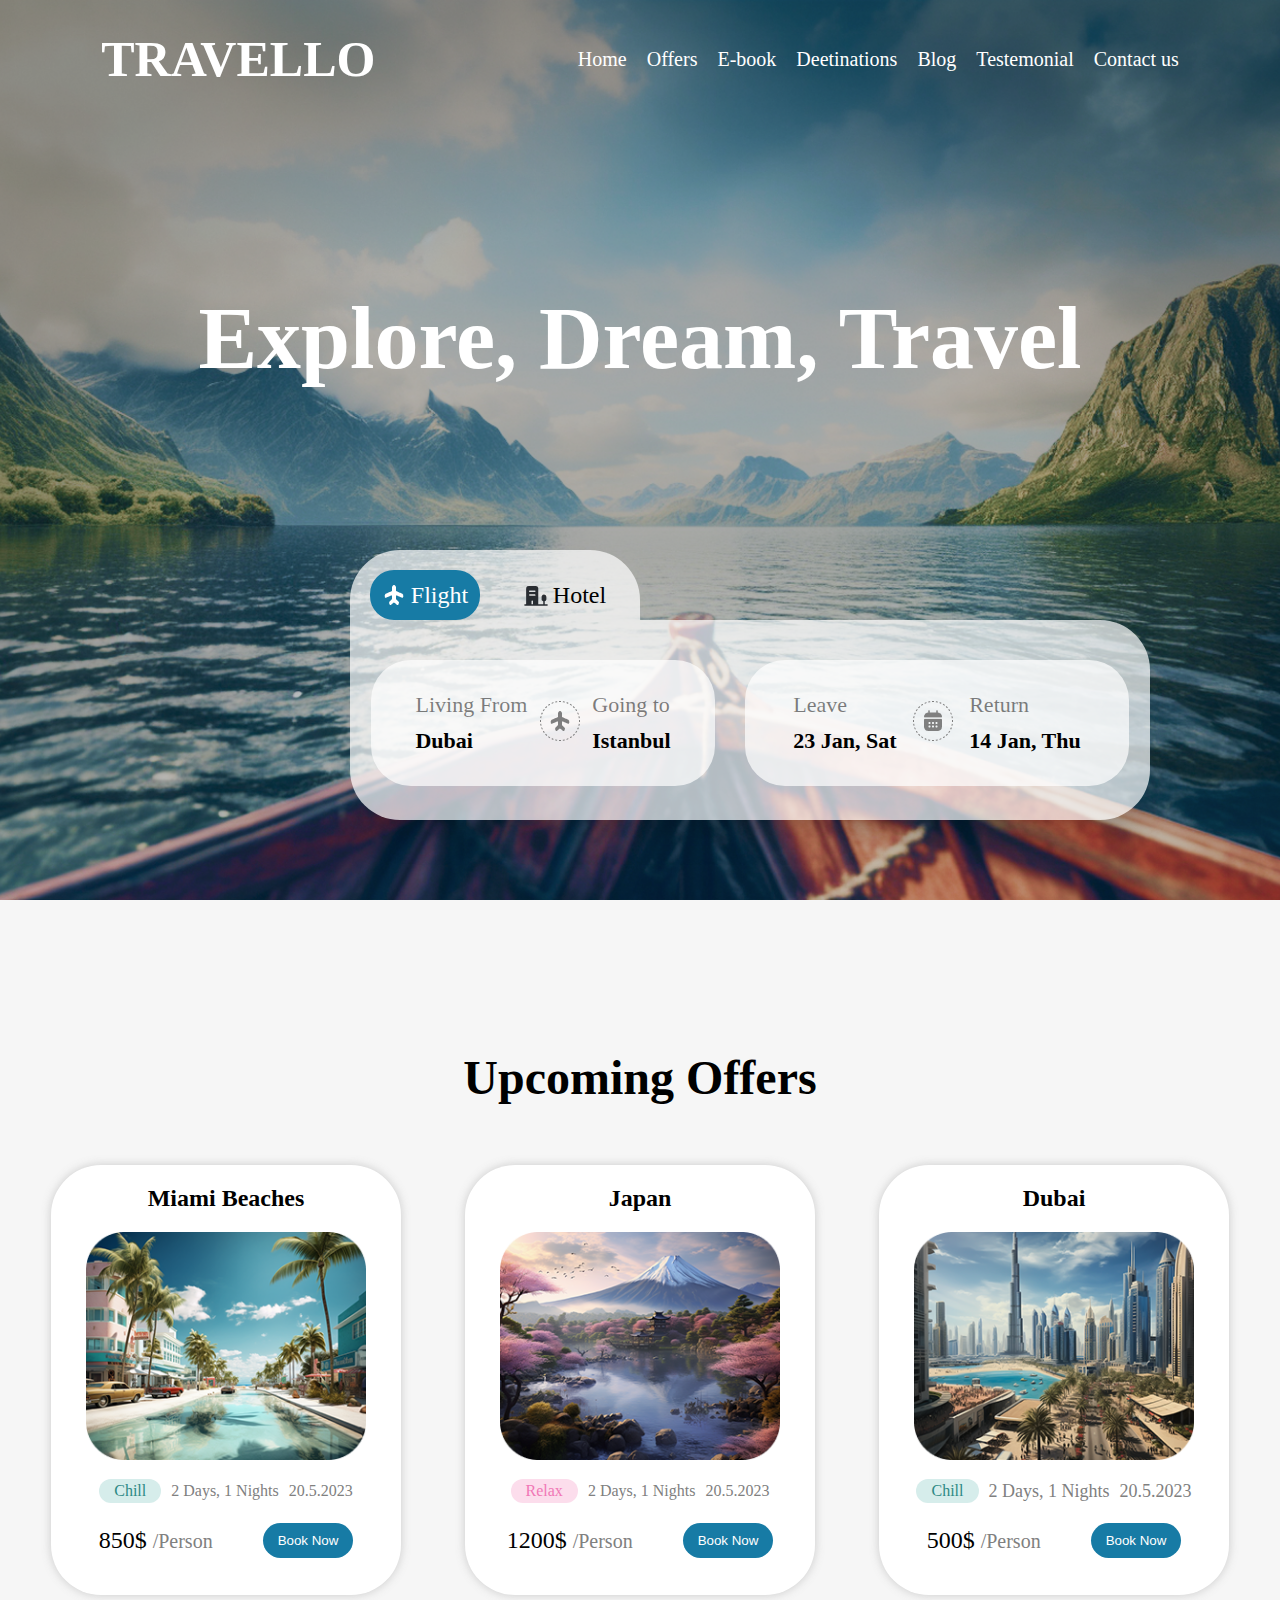
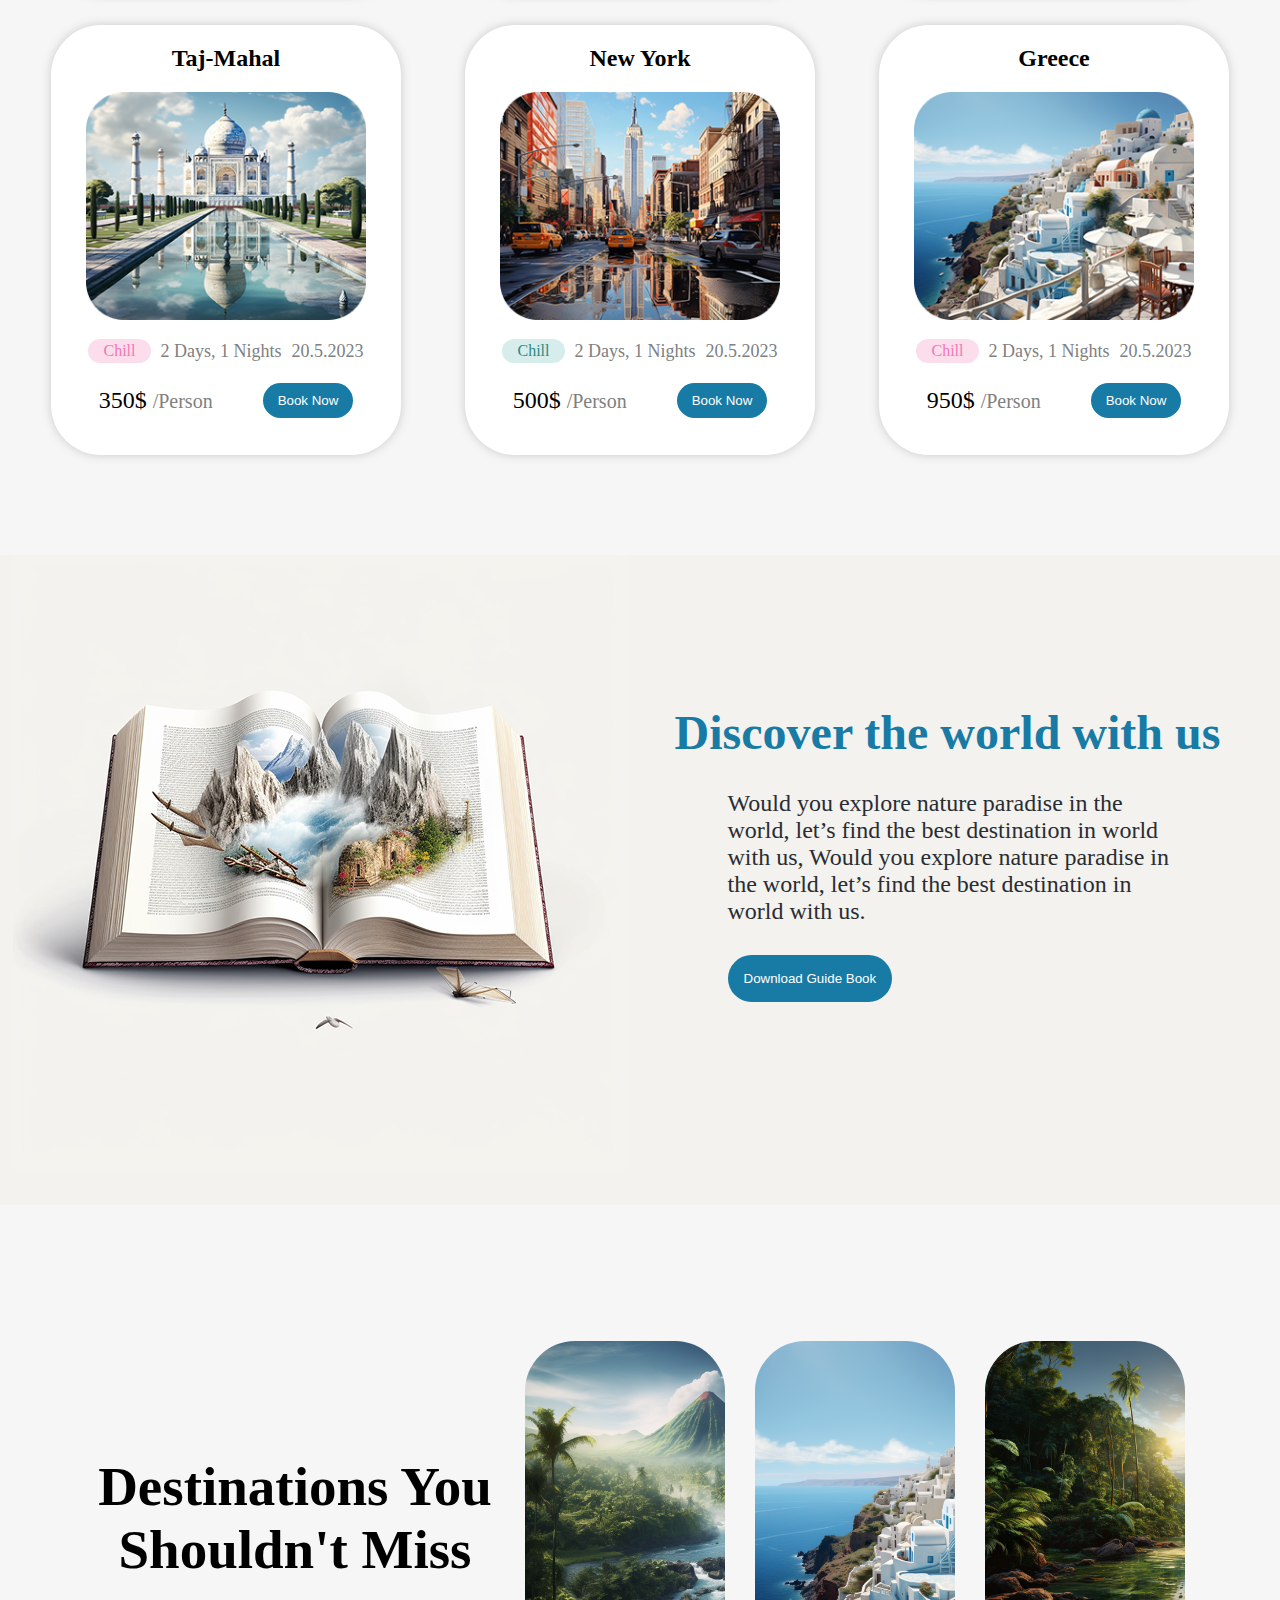
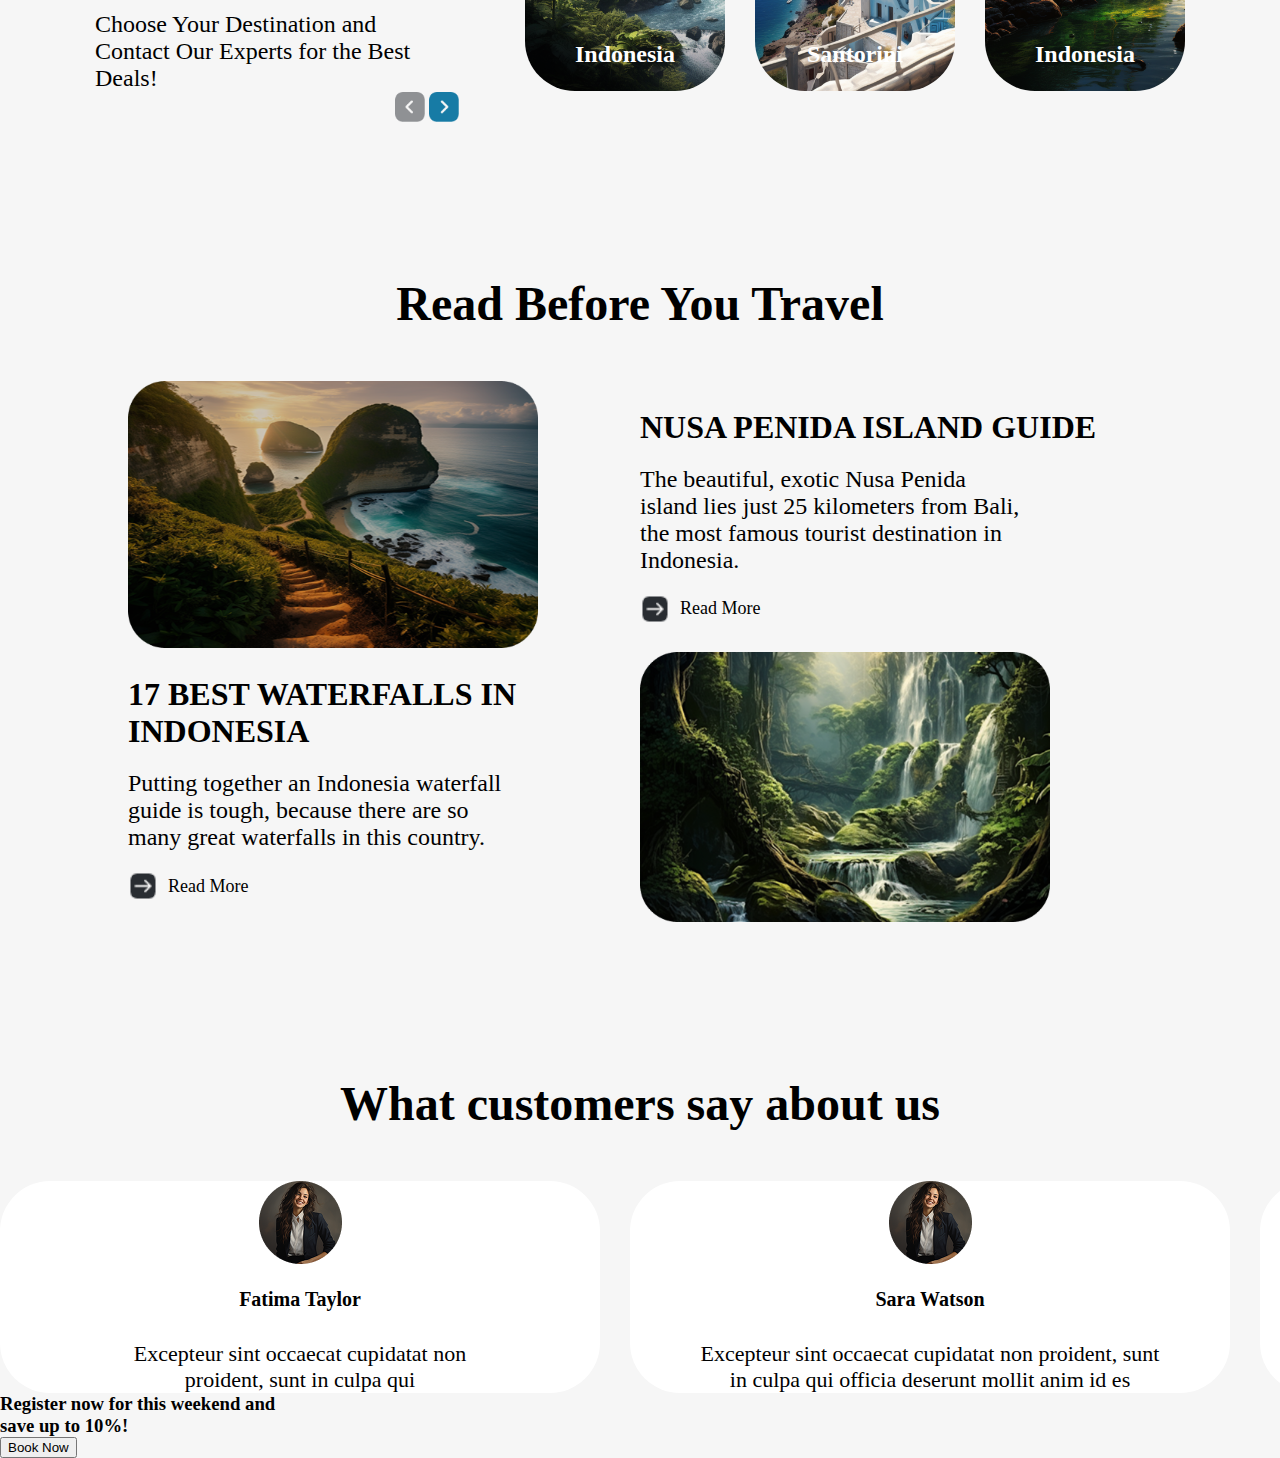
<file: index.html>
<!DOCTYPE html>
<html lang="en">

<head>
    <meta charset="UTF-8">
    <meta name="viewport" content="width=device-width, initial-scale=1.0">
    <title>Document</title>
    <link rel="stylesheet" href="./style.css">
</head>

<body>
    <header>
        <nav>
            <h2><a href="./farsi/index.html">TRAVELLO</a></h2>
            <div class="nav-par">
                <p>Home</p>
                <p>Offers</p>
                <p>E-book</p>
                <p>Deetinations</p>
                <p>Blog</p>
                <p>Testemonial</p>
                <p>Contact us</p>
            </div>
        </nav>
        <div class="middle-header">
            <h1>Explore, Dream, Travel</h1>
        </div>
        <div class="for-pos">
            <div class="first-header-back-color">
                <div class="flight-hotel">
                    <div class="flight">
                        <img src="./img.png/airplane.png" alt="">
                        <p>Flight</p>
                    </div>
                    <div class="hotel">
                        <img src="./img.png/building-4.png" alt="">
                        <p>Hotel</p>
                    </div>
                </div>
            </div>

            <div class="second-header-back-color">
                <div class="two-divs">
                    <div class="sec-back-color-left">
                        <div class="divv">
                            <div class="box-left ll">
                                <p class="gray-p">Living From</p>
                                <p class="pl">Dubai</p>
                            </div>
                            <div class="box2-left ll">
                                <img src="./img.png/icon1.png" alt="">
                            </div>
                            <div class="box3-left ll">
                                <p class="gray-p">Going to</p>
                                <p class="pl">Istanbul</p>
                            </div>
                        </div>
                    </div>
                    <div class="sec-back-color-left sec-backk">
                        <div class="divv">
                            <div class="box-left ll">
                                <p class="gray-p">Leave</p>
                                <p class="pl">23 Jan, Sat</p>
                            </div>
                            <div class="box2-left ll">
                                <img src="./img.png/icon (1).png" alt="">
                            </div>
                            <div class="box3-left ll">
                                <p class="gray-p">Return</p>
                                <p class="pl">14 Jan, Thu</p>
                            </div>
                        </div>
                    </div>
                </div>
            </div>
        </div>
    </header>

    <section>
        <h2>Upcoming Offers</h2>
        <div class="three-img">
            <div class="one-img">
                <h4>Miami Beaches</h4>
                <img src="./img.png/rasm1.png" alt="">
                <div class="images-par">
                    <p class="par1-img">Chill</p>
                    <p style="color: gray;">2 Days, 1 Nights</p>
                    <p style="color: gray;">20.5.2023</p>
                </div>
                <div class="last-one-img">
                    <p>850$ <span>/Person</span></p>
                    <button>Book Now</button>
                </div>
            </div>
            <div class="one-img">
                <h4>Japan</h4>
                <img src="./img.png/rasm2.png" alt="">
                <div class="images-par">
                    <p class="par1-img mm">Relax</p>
                    <p style="color: gray;">2 Days, 1 Nights</p>
                    <p style="color: gray;">20.5.2023</p>
                </div>
                <div class="last-one-img">
                    <p>1200$ <span>/Person</span></p>
                    <button>Book Now</button>
                </div>
            </div>
            <div class="one-img">
                <h4>Dubai</h4>
                <img src="./img.png/rasm3.png" alt="">
                <div class="images-par">
                    <p class="par1-img">Chill</p>
                    <p style="color: gray;font-size: 18px;">2 Days, 1 Nights</p>
                    <p style="color: gray; font-size: 18px;">20.5.2023</p>
                </div>
                <div class="last-one-img">
                    <p>500$ <span>/Person</span></p>
                    <button>Book Now</button>
                </div>
            </div>
            <div class="one-img">
                <h4>Taj-Mahal</h4>
                <img src="./img.png/rasm4.png" alt="">
                <div class="images-par">
                    <p class="par1-img mm">Chill</p>
                    <p style="color: gray;font-size: 18px;">2 Days, 1 Nights</p>
                    <p style="color: gray; font-size: 18px;">20.5.2023</p>
                </div>
                <div class="last-one-img">
                    <p>350$ <span>/Person</span></p>
                    <button>Book Now</button>
                </div>
            </div>
            <div class="one-img">
                <h4>New York</h4>
                <img src="./img.png/rasm5.png" alt="">
                <div class="images-par">
                    <p class="par1-img">Chill</p>
                    <p style="color: gray;font-size: 18px;">2 Days, 1 Nights</p>
                    <p style="color: gray; font-size: 18px;">20.5.2023</p>
                </div>
                <div class="last-one-img">
                    <p>500$ <span>/Person</span></p>
                    <button>Book Now</button>
                </div>
            </div>
            <div class="one-img">
                <h4>Greece</h4>
                <img src="./img.png/rasm6.png" alt="">
                <div class="images-par">
                    <p class="par1-img mm">Chill</p>
                    <p style="color: gray;font-size: 18px;">2 Days, 1 Nights</p>
                    <p style="color: gray; font-size: 18px;">20.5.2023</p>
                </div>
                <div class="last-one-img">
                    <p>950$ <span>/Person</span></p>
                    <button>Book Now</button>
                </div>
            </div>
        </div>

        <div class="back-color2">
            <div class="book-par">
                <div class="left-book-par">
                    <img src="./img.png/img.png" alt="">
                </div>
                <div class="right-book-par">
                    <h2>Discover the world with us</h2>
                    <p>Would you explore nature paradise in the world, let’s find the best destination in world with us,
                        Would you explore nature paradise in the world, let’s find the best destination in world with
                        us.
                    </p>
                    <button>Download Guide Book</button>
                </div>
            </div>
        </div>

        <div class="all">
            <div class="first-all">
                <h2>Destinations You Shouldn't Miss</h2>
                <p>Choose Your Destination and Contact Our Experts for the Best Deals!
                <div class="first2-all">
                    <img src="./img.png/Vector.png" alt="">
                    <img src="./img.png/Vector2.png" alt="">
                </div>
                </p>
            </div>
            <div class="abd">
                <div class="all-first-img">
                    <p>Indonesia</p>
                </div>
                <div class="all-first-img img2">
                    <p>Santorini</p>
                </div>
                <div class="all-first-img img3">
                    <p>Indonesia</p>
                </div>
            </div>
        </div>

        <h2 class="hh2">Read Before You Travel</h2>

        <div class="sector1">
            <div class="left-part1">
                <img src="./img.png/img (1).png" alt="">
            </div>
            <div class="right-part1">
                <h4>NUSA PENIDA ISLAND GUIDE</h4>
                <p class="pap">The beautiful, exotic Nusa Penida island lies just 25 kilometers from Bali, the most
                    famous tourist
                    destination in Indonesia.
                </p>
                <div class="img-and-par">
                    <img src="./img.png/arrow-right.png" alt="">
                    <p>Read More</p>
                </div>
            </div>
        </div>

        <div class="sector1">
            <div class="right-part1">
                <h4>17 BEST WATERFALLS IN <br> INDONESIA</h4>
                <p class="pap">Putting together an Indonesia waterfall guide is tough, because there are so many great
                    waterfalls in this country.
                </p>
                <div class="img-and-par">
                    <img src="./img.png/arrow-right.png" alt="">
                    <p>Read More</p>
                </div>
            </div>
            <div class="left-part1">
                <img src="./img.png/img (2).png" alt="">
            </div>
        </div>


        <h2 class="hh2">What customers say about us</h2>

        <div class="overflow-part">
            <div class="part1-over">
                <div class="img-for-pos">
                    <img src="./img.png/Frame 49.png" alt="">
                </div>
                <p class="pl">Fatima Taylor</p>
                <p class="lp">Excepteur sint occaecat cupidatat non <br> proident, sunt in culpa qui </p>
            </div>
            <div class="part1-over">
                <div class="img-for-pos">
                    <img src="./img.png/Frame 49.png" alt="">
                </div>
                <p class="pl">Sara Watson</p>
                <p class="lp nn">Excepteur sint occaecat cupidatat non proident, sunt in culpa qui officia deserunt mollit anim id es</p>
            </div>
            <div class="part1-over">
                <div class="img-for-pos">
                    <img src="./img.png/Frame 49.png" alt="">
                </div>
                <p class="pl">Cameron Williamson</p>
                <p class="lp nn">Excepteur sint occaecat cupidatat non proident, sunt in culpa qui officia deserunt mollit anim id es</p>
            </div>
        </div>

        <div class="last-back">
            <h3>Register now for this weekend and <br> save up to 10%!</h3>
            <button>Book Now</button>
        </div>
    </section>

</body>

</html>
</file>
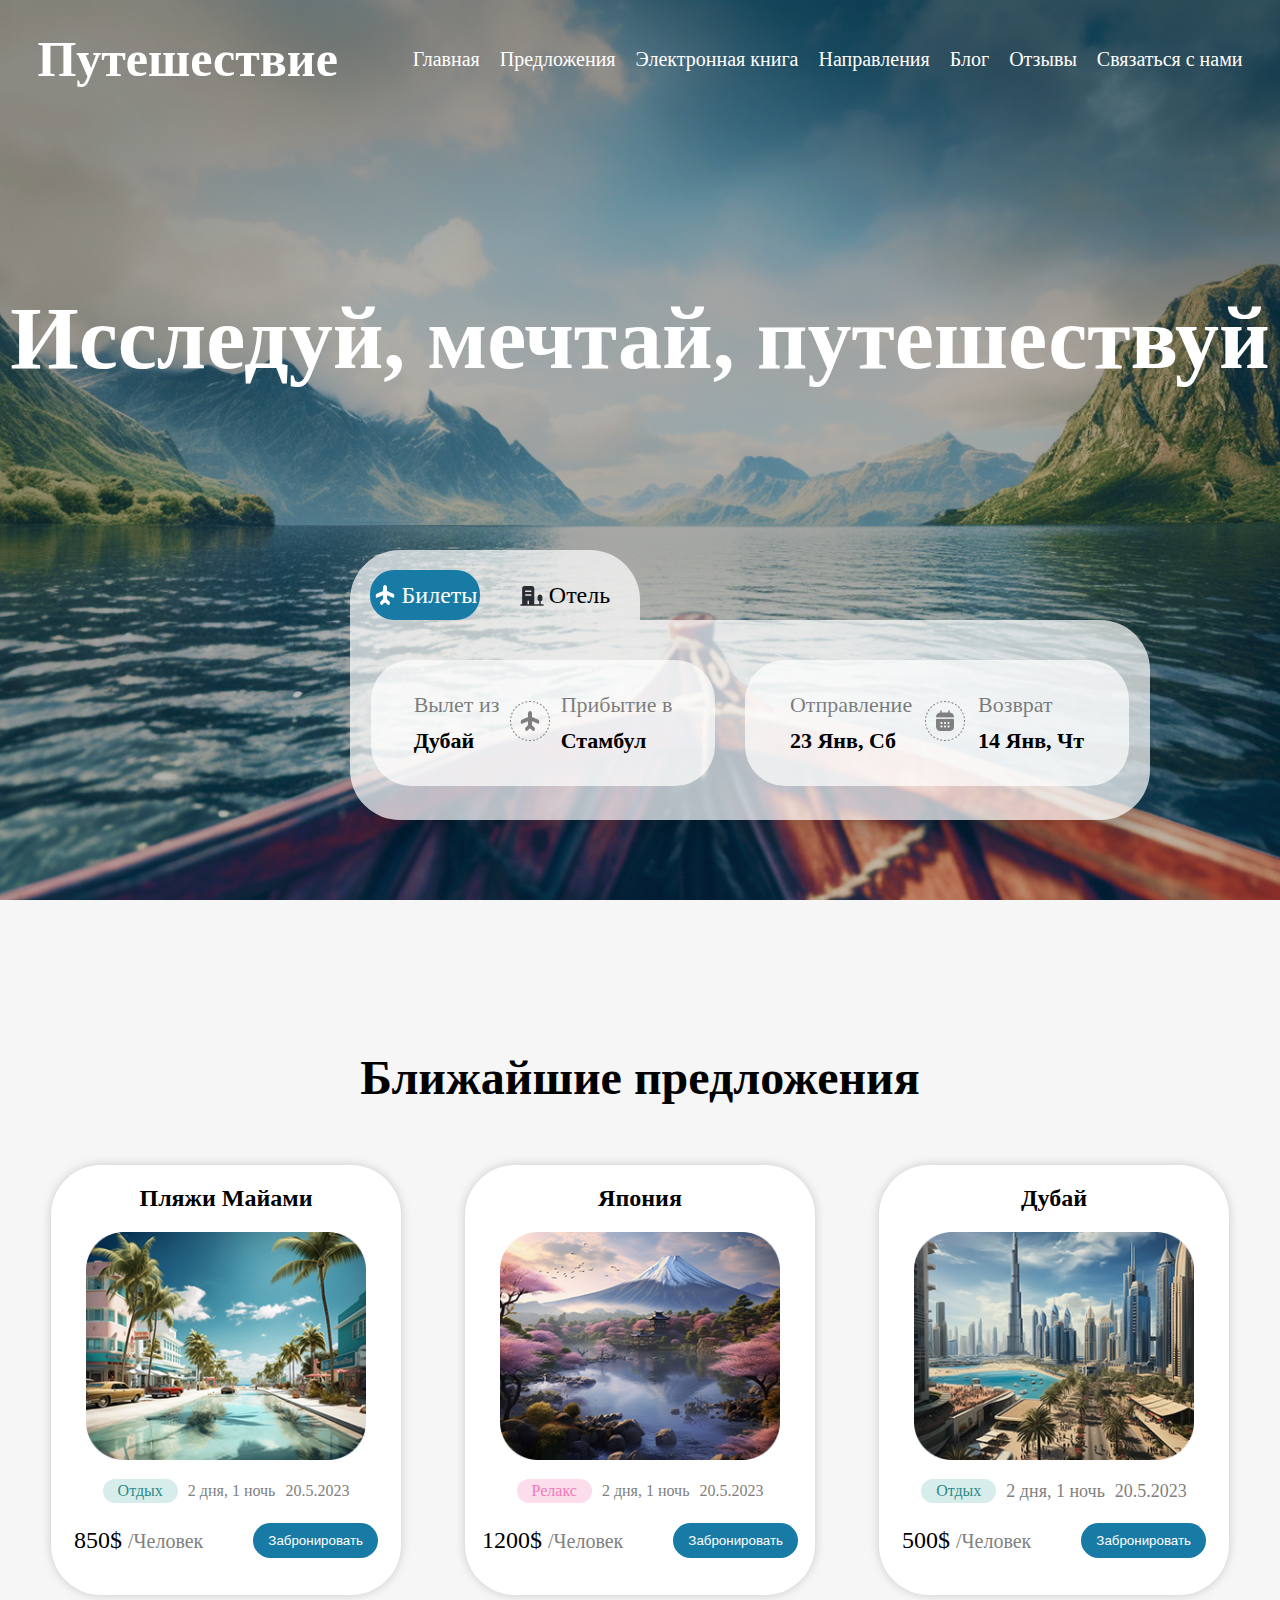
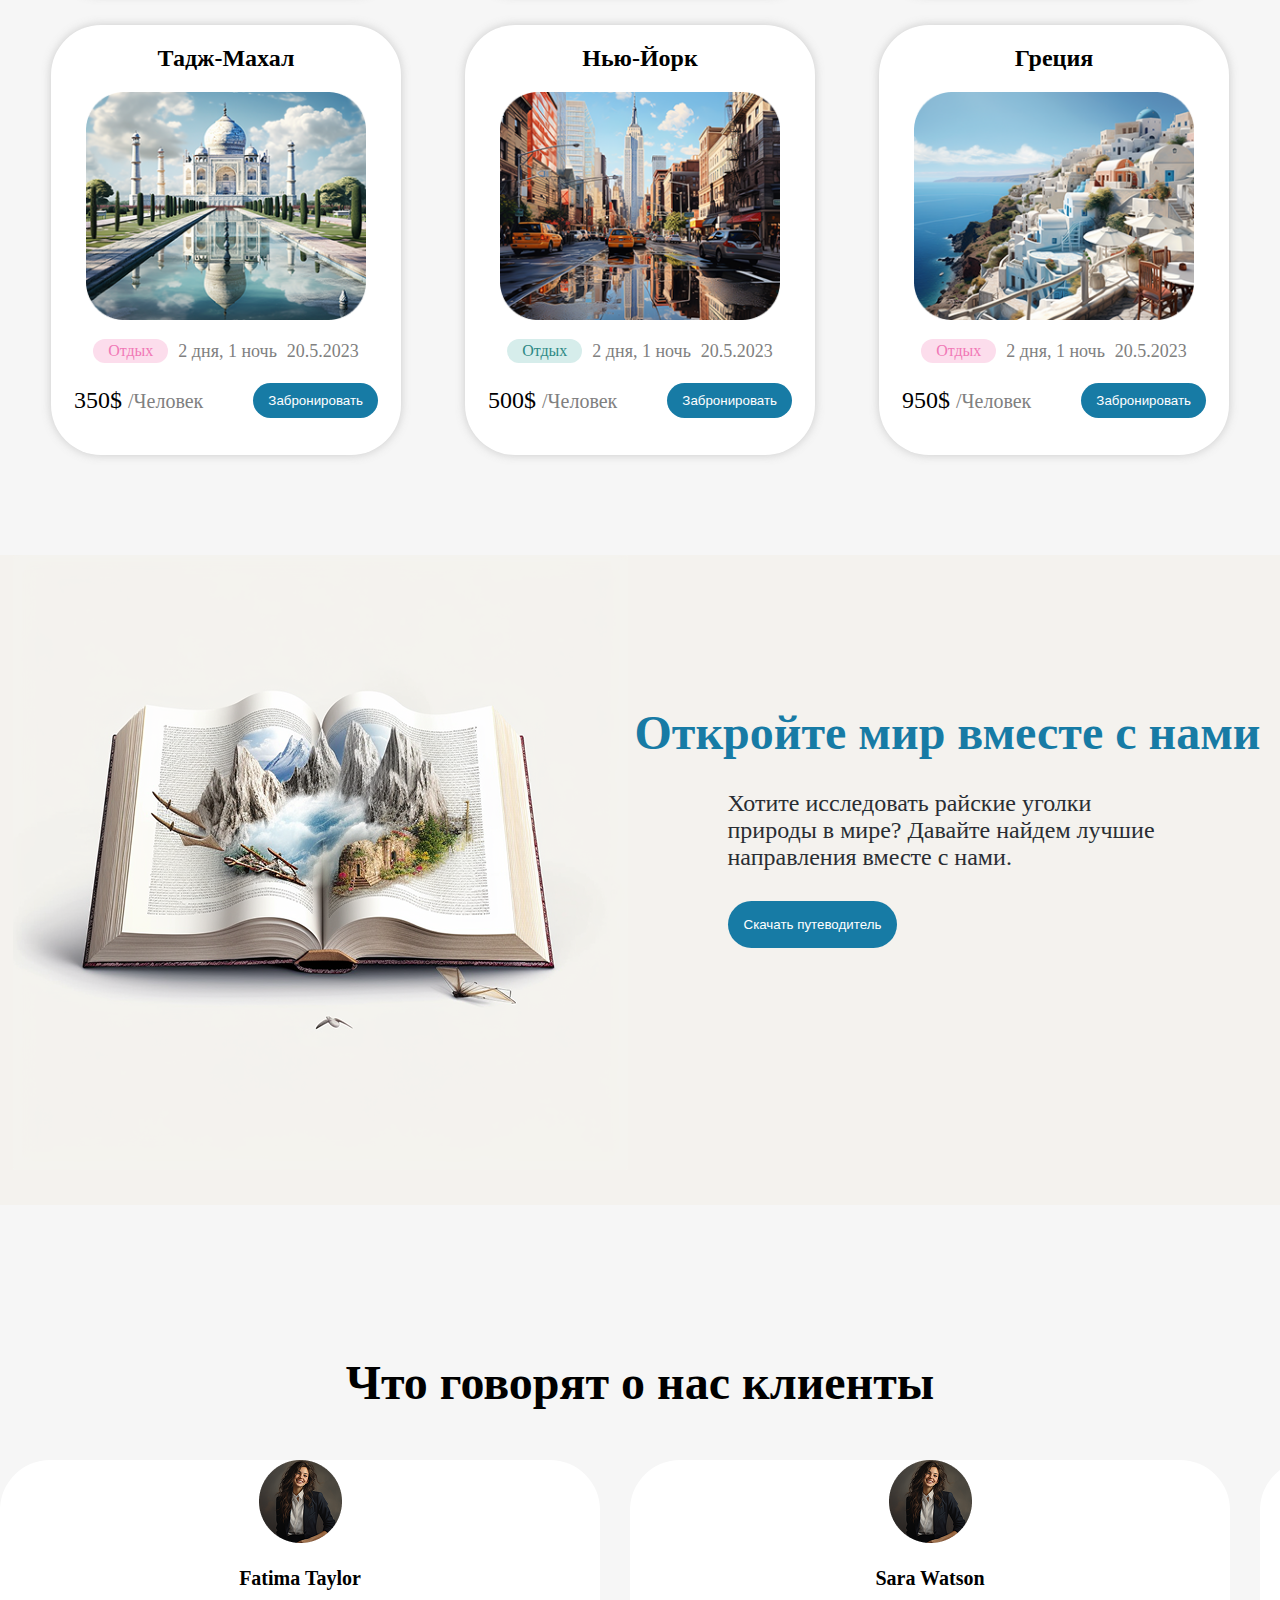
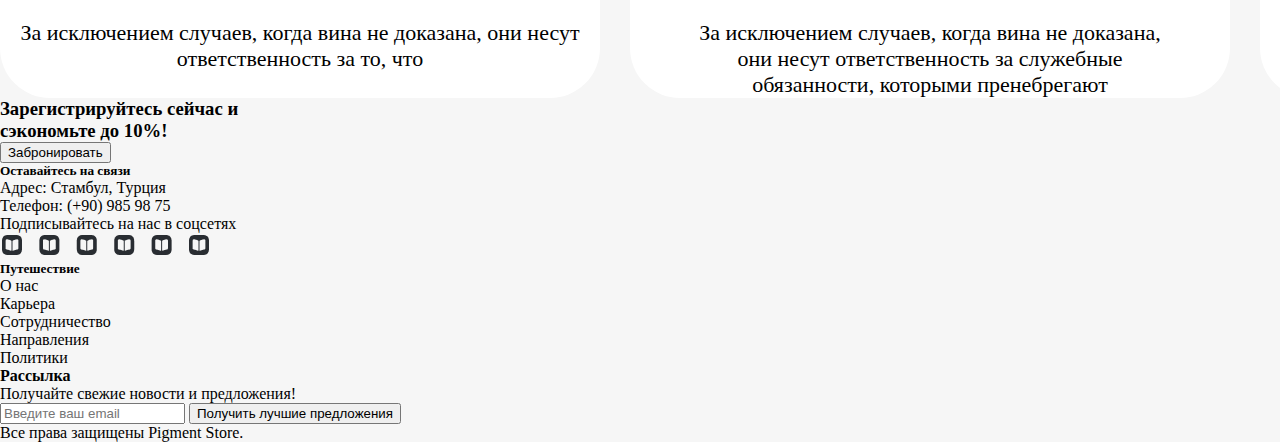
<file: farsi/index.html>
<!DOCTYPE html>
<html lang="en">
<head>
    <meta charset="UTF-8">
    <meta name="viewport" content="width=device-width, initial-scale=1.0">
    <title>Document</title>
    <link rel="stylesheet" href="../style.css">
</head>
<body>
    <header>
    <nav>
        <h2><a href="../farsi/index.html">Путешествие</a></h2>
        <div class="nav-par">
            <p>Главная</p>
            <p>Предложения</p>
            <p>Электронная книга</p>
            <p>Направления</p>
            <p>Блог</p>
            <p>Отзывы</p>
            <p>Связаться с нами</p>
        </div>
    </nav>
    <div class="middle-header">
        <h1>Исследуй, мечтай, путешествуй</h1>
    </div>
    <div class="for-pos">
        <div class="first-header-back-color">
            <div class="flight-hotel">
                <div class="flight">
                    <img src="../img.png/airplane.png" alt="">
                    <p>Билеты</p>
                </div>
                <div class="hotel">
                    <img src="../img.png/building-4.png" alt="">
                    <p>Отель</p>
                </div>
            </div>
        </div>

        <div class="second-header-back-color">
            <div class="two-divs">
                <div class="sec-back-color-left">
                    <div class="divv">
                        <div class="box-left ll">
                            <p class="gray-p">Вылет из</p>
                            <p class="pl">Дубай</p>
                        </div>
                        <div class="box2-left ll">
                            <img src="../img.png/icon1.png" alt="">
                        </div>
                        <div class="box3-left ll">
                            <p class="gray-p">Прибытие в</p>
                            <p class="pl">Стамбул</p>
                        </div>
                    </div>
                </div>
                <div class="sec-back-color-left sec-backk">
                    <div class="divv">
                        <div class="box-left ll">
                            <p class="gray-p">Отправление</p>
                            <p class="pl">23 Янв, Сб</p>
                        </div>
                        <div class="box2-left ll">
                            <img src="../img.png/icon (1).png" alt="">
                        </div>
                        <div class="box3-left ll">
                            <p class="gray-p">Возврат</p>
                            <p class="pl">14 Янв, Чт</p>
                        </div>
                    </div>
                </div>
            </div>
        </div>
    </div>
</header>

<section>
    <h2>Ближайшие предложения</h2>
    <div class="three-img">
        <div class="one-img">
            <h4>Пляжи Майами</h4>
            <img src="../img.png/rasm1.png" alt="">
            <div class="images-par">
                <p class="par1-img">Отдых</p>
                <p style="color: gray;">2 дня, 1 ночь</p>
                <p style="color: gray;">20.5.2023</p>
            </div>
            <div class="last-one-img">
                <p>850$ <span>/Человек</span></p>
                <button>Забронировать</button>
            </div>
        </div>

        <div class="one-img">
            <h4>Япония</h4>
            <img src="../img.png/rasm2.png" alt="">
            <div class="images-par">
                <p class="par1-img mm">Релакс</p>
                <p style="color: gray;">2 дня, 1 ночь</p>
                <p style="color: gray;">20.5.2023</p>
            </div>
            <div class="last-one-img">
                <p>1200$ <span>/Человек</span></p>
                <button>Забронировать</button>
            </div>
        </div>

        <div class="one-img">
            <h4>Дубай</h4>
            <img src="../img.png/rasm3.png" alt="">
            <div class="images-par">
                <p class="par1-img">Отдых</p>
                <p style="color: gray;font-size: 18px;">2 дня, 1 ночь</p>
                <p style="color: gray; font-size: 18px;">20.5.2023</p>
            </div>
            <div class="last-one-img">
                <p>500$ <span>/Человек</span></p>
                <button>Забронировать</button>
            </div>
        </div>

        <div class="one-img">
            <h4>Тадж-Махал</h4>
            <img src="../img.png/rasm4.png" alt="">
            <div class="images-par">
                <p class="par1-img mm">Отдых</p>
                <p style="color: gray;font-size: 18px;">2 дня, 1 ночь</p>
                <p style="color: gray; font-size: 18px;">20.5.2023</p>
            </div>
            <div class="last-one-img">
                <p>350$ <span>/Человек</span></p>
                <button>Забронировать</button>
            </div>
        </div>

        <div class="one-img">
            <h4>Нью-Йорк</h4>
            <img src="../img.png/rasm5.png" alt="">
            <div class="images-par">
                <p class="par1-img">Отдых</p>
                <p style="color: gray;font-size: 18px;">2 дня, 1 ночь</p>
                <p style="color: gray; font-size: 18px;">20.5.2023</p>
            </div>
            <div class="last-one-img">
                <p>500$ <span>/Человек</span></p>
                <button>Забронировать</button>
            </div>
        </div>

        <div class="one-img">
            <h4>Греция</h4>
            <img src="../img.png/rasm6.png" alt="">
            <div class="images-par">
                <p class="par1-img mm">Отдых</p>
                <p style="color: gray;font-size: 18px;">2 дня, 1 ночь</p>
                <p style="color: gray; font-size: 18px;">20.5.2023</p>
            </div>
            <div class="last-one-img">
                <p>950$ <span>/Человек</span></p>
                <button>Забронировать</button>
            </div>
        </div>
    </div>

    <div class="back-color2">
        <div class="book-par">
            <div class="left-book-par">
                <img src="../img.png/img.png" alt="">
            </div>
            <div class="right-book-par">
                <h2>Откройте мир вместе с нами</h2>
                <p>
                    Хотите исследовать райские уголки природы в мире?  
                    Давайте найдем лучшие направления вместе с нами.
                </p>
                <button>Скачать путеводитель</button>
            </div>
        </div>
    </div>

    <h2 class="hh2">Что говорят о нас клиенты</h2>

<div class="overflow-part">
    <div class="part1-over">
        <div class="img-for-pos">
            <img src="../img.png/Frame 49.png" alt="">
        </div>
        <p class="pl">Fatima Taylor</p>
        <p class="lp">За исключением случаев, когда вина не доказана, они несут ответственность за то, что</p>
    </div>
    <div class="part1-over">
        <div class="img-for-pos">
            <img src="../img.png/Frame 49.png" alt="">
        </div>
        <p class="pl">Sara Watson</p>
        <p class="lp nn">За исключением случаев, когда вина не доказана, они несут ответственность за служебные обязанности, которыми пренебрегают</p>
    </div>
    <div class="part1-over">
        <div class="img-for-pos">
            <img src="../img.png/Frame 49.png" alt="">
        </div>
        <p class="pl">Cameron Williamson</p>
        <p class="lp nn">За исключением случаев, когда вина не доказана, они несут ответственность за служебные обязанности, которыми пренебрегают</p>
    </div>
</div>


    <div class="last-back">
        <h3>Зарегистрируйтесь сейчас и <br> сэкономьте до 10%!</h3>
        <button>Забронировать</button>
    </div>
</section>

<footer>
    <div class="div1-footer">
        <h5>Оставайтесь на связи</h5>
        <p>Адрес: Стамбул, Турция</p>
        <p>Телефон: (+90) 985 98 75</p>
        <p>Подписывайтесь на нас в соцсетях</p>
        <img src="../img.png/holder.png" alt="">
    </div>

    <div class="div2-footer">
        <h5>Путешествие</h5>
        <p>О нас</p>
        <p>Карьера</p>
        <p>Сотрудничество</p>
        <p>Направления</p>
        <p>Политики</p>
    </div>

    <div class="div4-footer">
        <h4>Рассылка</h4>
        <p>Получайте свежие новости и предложения!</p>
        <input type="email" placeholder="Введите ваш email">
        <button>Получить лучшие предложения</button>
    </div>
</footer>

<p class="last-p">Все права защищены Pigment Store.</p>

</body>
</html>
</file>
<file: style.css>
*{
    margin: 0;
}
body{
    background-color: rgba(246, 246, 246, 0.98);
}
header{
    width: 100%;
    height: 100vh;
    background-image: url(./img.png/bg.png);
    background-repeat: no-repeat;
    background-size: cover;
    background-position: center;
}
nav{
    padding-top: 30px;
    display: flex;
    justify-content: space-around;
    align-items: center;
}
nav a{
    font-size:50px ;
    color:white;
    text-decoration: none;
}
.nav-par{
    display: flex;
    gap: 20px;
    font-size: 20px;
    color: white;
}
.middle-header{
    text-align: center;
    margin-top: 200px;
    font-size: 44px;
    color: white;
}
.first-header-back-color{
    background-color: rgba(255, 255, 255, 0.7);
    width: 250px;
    height: 30px;
    border-top-right-radius: 50px;
    border-top-left-radius: 50px;
    padding: 20px;
}
.flight-hotel{
    display: flex;
    justify-content: space-between;
}
.flight{
    display: flex;
    gap: 5px;
    width: 110px;
    height: 50px;
    background-color: rgba(23, 123, 165, 1);
    border-radius: 24px;
    font-size: 24px;
    color: white;
    align-items: center;
    justify-content: center;
}
.flight img{
    width: 24px;
    height: 24px;
}
.hotel{
    display: flex;
    gap: 5px;
    width: 110px;
    height: 50px;
    background-color: transparent;
    border-radius: 24px;
    font-size: 24px;
    color: rgb(0, 0, 0);
    align-items: center;
    justify-content: center;
}
.hotel img{
    width: 24px;
    height: 24px;
}
.second-header-back-color{
    width: 800px;
    height: 200px;
    border-radius: 50px;
    border-top-left-radius: 0;
    background-color: rgba(255, 255, 255, 0.7);
    box-shadow: 0 20px 40px -20px rgba(0, 0, 0, 0.35);
}
.two-divs{
    display: flex;
    justify-content: center;
    padding-top: 40px;
    gap: 30px;
}
.sec-back-color-left{
    width: 280px;
    border-radius: 40px;
    padding: 32px;
    background-color: rgba(255, 255, 255, 0.7);
}
.sec-backk{
    width: 320px;
}
.divv{
    display: flex;
    align-items: center;
    justify-content: space-evenly;
}
.gray-p{
    color: rgba(0, 0, 0, 0.5);
    margin-bottom: 10px;
}
.ll p{
    font-size: 18px;
}
.for-pos{
    position: absolute;
    left: 350px;
    top: 550px;
}
.box3-left p{
    font-size: 22px;
}
.box-left p{
    font-size: 22px;
}
section h2{
    margin-top: 150px;
    text-align: center;
    font-size: 48px;
    margin-bottom: 30px;
}
.one-img{
    width: 350px;
    height: 430px;
    border-radius: 50px;
    background-color: rgba(255, 255, 255, 1);
    box-shadow: 0 0 10px rgba(121, 121, 121, 0.35);
    margin-top: 30px;
}
.one-img h4{
    text-align: center;
    font-size: 24px;
    padding: 20px;
}
.one-img img{
    width: 80%;
    margin-left: 35px;
}
.three-img{
    display: flex;
    gap: 5%;
    justify-content: center;
    flex-wrap: wrap;
}
.images-par{
    display: flex;
    gap: 10px;
    align-items: center;
    margin-top: 15px;
    justify-content: center;
}
.par1-img{
    color: rgba(45, 137, 133, 1);
    padding: 3px 15px;
    border-radius: 40px;
   background-color:rgba(214, 237, 235, 1) ; 
}
.last-one-img{
    display: flex;
    margin-top: 20px;
    gap: 50px;
    justify-content: center;
    align-items: center;
}
.last-one-img p span{
    color: gray;
    font-size: 20px;
}
.last-one-img button{
    border: none;
    background-color: rgba(23, 123, 165, 1);
    padding: 10px 15px;
    color: white;
    border-radius: 20px;
}
.last-one-img{
    font-size: 24px;
}
.mm{
    color: rgba(241, 120, 182, 1);
    background-color: rgba(252, 221, 236, 1);
}
.back-color2{
    margin-top: 100px;
    background-color: rgba(244, 242, 238, 1);
    width: 100%;
    height: 650px;
}
.book-par{
    display: flex;
    justify-content: center;
}
.right-book-par{
    width: 50%;
}
.right-book-par h2{
    color: rgba(23, 123, 165, 1);
}
.right-book-par p{
    width: 70%;
    font-size: 24px;
    margin-left: 100px;
    color: rgba(41, 45, 50, 1);
}
.right-book-par button{
    margin-top: 30px;
    margin-left: 100px;
    border: none;
    padding: 16px;
    background-color: rgba(23, 123, 165, 1);
    border-radius: 30px;
    color: white;
}
.all{
    margin-top: 100px;
    display: flex;
    justify-content: center;
    align-items: center;
    gap: 30px;
}
.first-all{
    width: 400px;
}
.first-all h2{
    font-size: 55px;
}
.first-all p{
    font-size: 24px;
    width: 90%;
}
.first2-all{
    margin-left: 300px;
}
.first2-all img{
    width: 30px;
}
.all-first-img{
    width: 200px;
    height: 350px;
    border-radius: 50px;
    background-image: url(./img.png/img1.png);
    background-repeat: no-repeat;
    background-size: cover;
}
.all-first-img p{
    color: white;
    font-size: 24px;
    font-weight: bold;
    text-align: center;
    padding-top: 300px;
}
.img2{
    background-image: url(./img.png/img2.png);
}
.img3{
    background-image: url(./img.png/img3.png);
}
.abd{
    display: flex;
    gap: 30px;
}
.hh2{
    text-align: center;
    margin-bottom:50px;
}
.sector1{
    display: flex;
    justify-content: center;
    align-items: center;
}
.left-part1{
    width: 40%;
}
.left-part1 img{
    width: 80%;
}
.right-part1{
    width: 40%;
}
.right-part1 h4{
    font-size: 32px;
    margin-bottom: 20px;
}
.pap{
    width: 75%;
    font-size: 24px;
    margin-bottom: 20px;
}
.img-and-par{
    display: flex;
    align-items: center;
    gap: 10px;
}
.img-and-par img{
    width: 30px;
}
.img-and-par p{
    font-size: 18px;
}
.overflow-part{
    overflow: scroll;
    display: flex;
    justify-content: start;
    gap: 30px;
}
.part1-over{
    min-width: 600px;
    min-height: 200px;
    background-color: rgba(255, 255, 255, 1);
    border-radius: 50px;
}
.part1-over{
    text-align: center;
}
.pl{
    font-size: 20px;
    font-weight: bold;
}
.lp{
    margin-top: 30px;
    font-size: 22px;
}
.part1-over img{
    margin-bottom: 20px;
}
.nn{
    width: 80%;
    margin: auto;
    margin-top: 30px;
}
</file>
